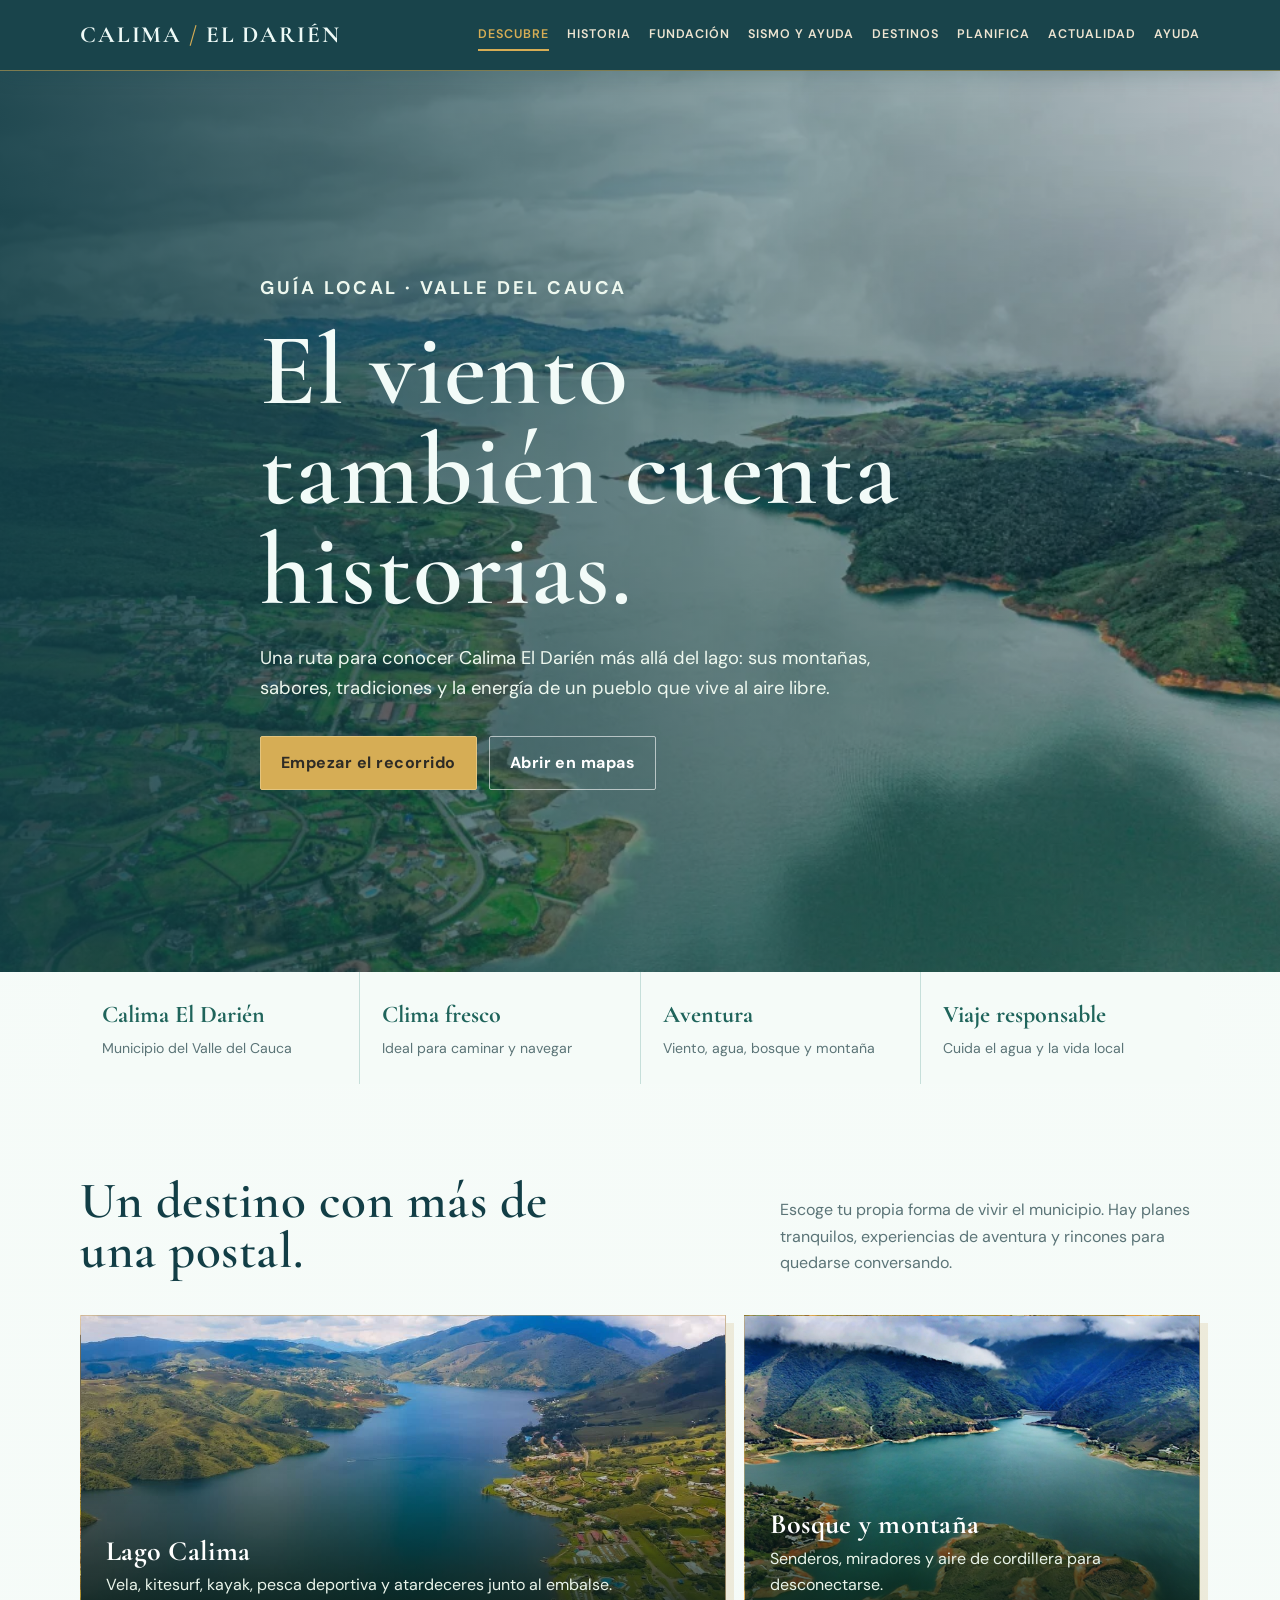
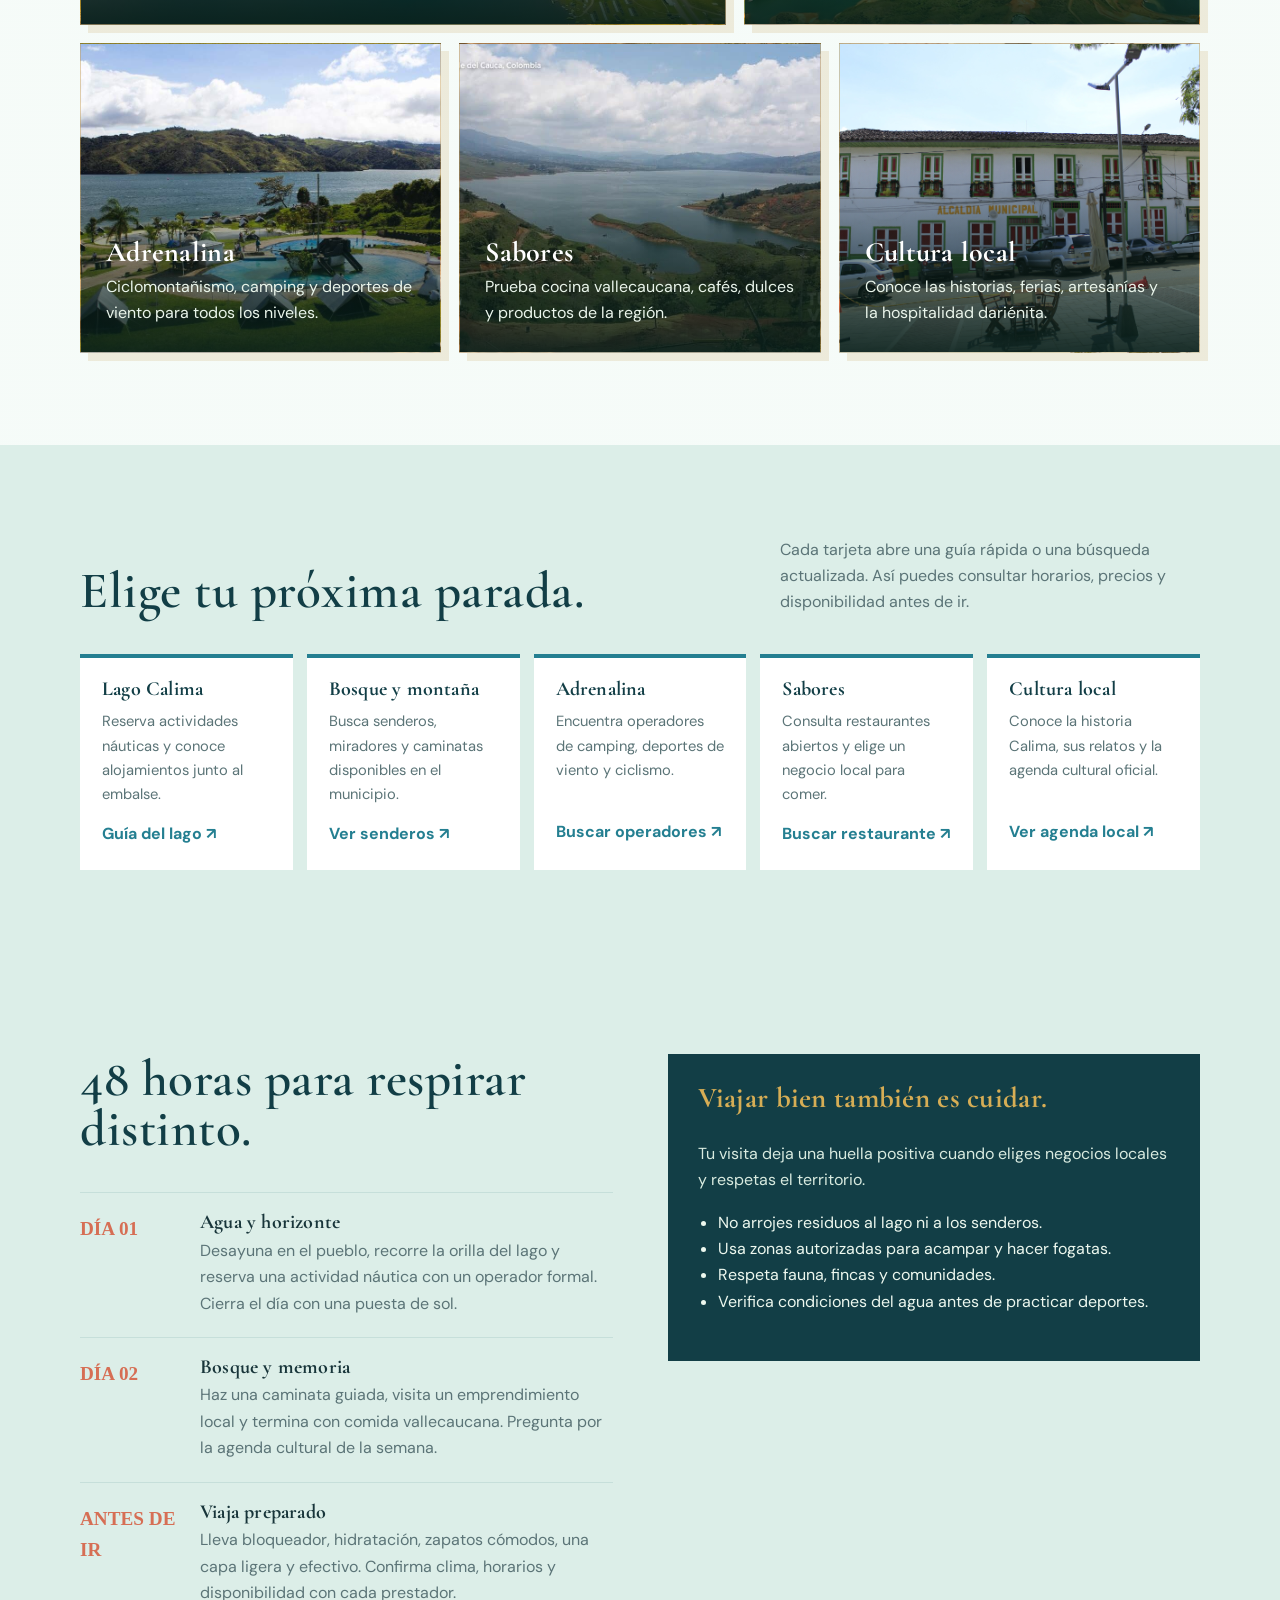
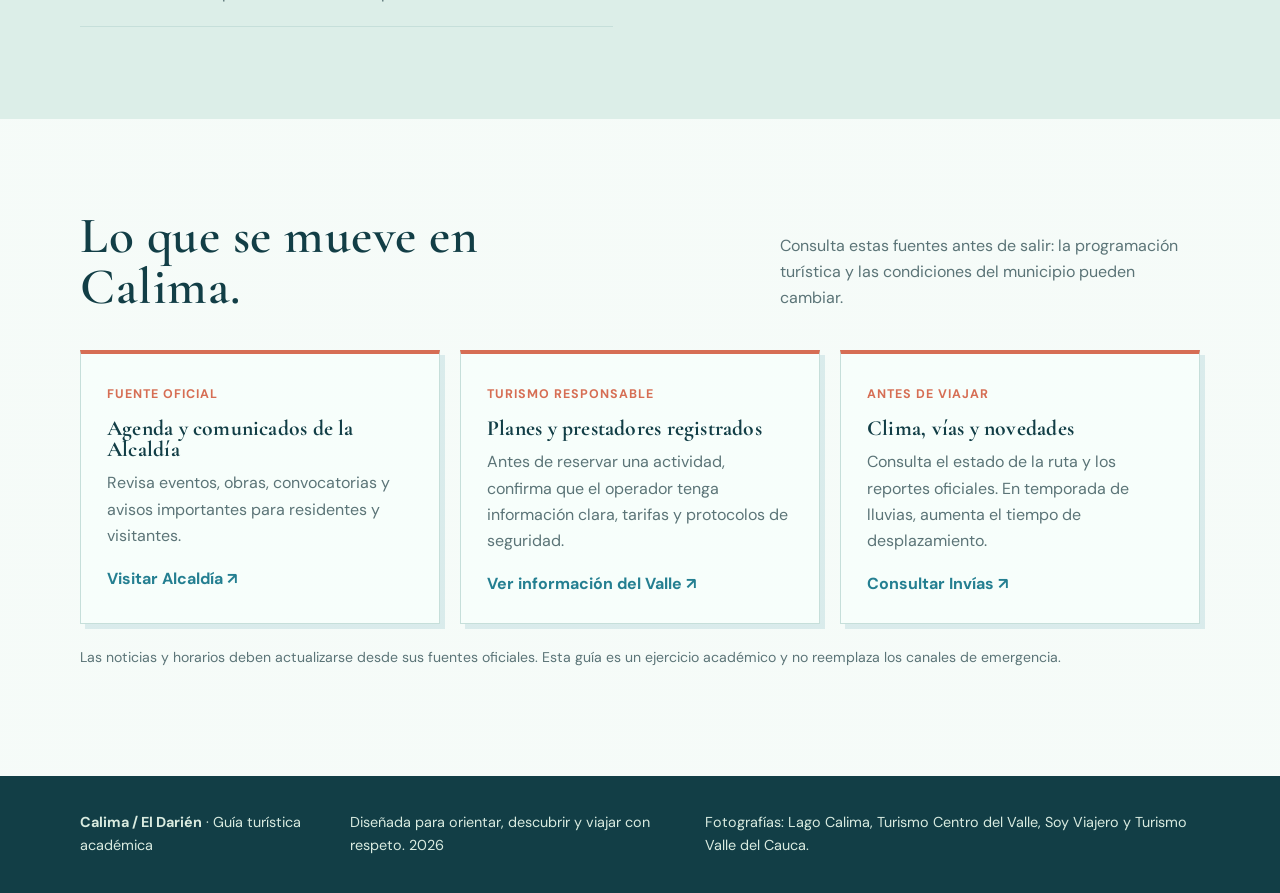
<file: index.html>
<!DOCTYPE html>
<html lang="es">
<head>
	<meta charset="UTF-8">
	<meta name="viewport" content="width=device-width, initial-scale=1.0">
	<meta name="description" content="Guía turística de Calima El Darién: naturaleza, cultura, aventura, gastronomía y contactos útiles.">
	<meta name="viewport-version" content="calima-pages-2">
	<title>Calima El Darién | Guía para descubrirlo</title>
	<link rel="stylesheet" href="estilos-calima.css">
</head>
<body>
	<header class="topbar">
		<a class="brand" href="Turiscalima.html">CALIMA <span>/</span> EL DARIÉN</a>
		<nav aria-label="Navegación principal">
			<a class="active" href="#descubre">Descubre</a>
			<a href="historia-calima.html">Historia</a>
			<a href="historia-calima.html#fundacion">Fundación</a>
			<a href="ayuda-calima.html">Sismo y ayuda</a>
			<a href="#destinos">Destinos</a>
			<a href="#plan">Planifica</a>
			<a href="#actualidad">Actualidad</a>
			<a href="ayuda-calima.html#emergencias">Ayuda</a>
		</nav>
	</header>

	<main>
		<section class="hero" id="inicio">
			<div class="container hero-content">
				<p class="eyebrow">Guía local · Valle del Cauca</p>
				<h1>El viento también cuenta historias.</h1>
				<p>Una ruta para conocer Calima El Darién más allá del lago: sus montañas, sabores, tradiciones y la energía de un pueblo que vive al aire libre.</p>
				<a class="button" href="#descubre">Empezar el recorrido</a>
				<a class="button secondary" href="https://www.google.com/maps/search/Calima+El+Dari%C3%A9n" target="_blank" rel="noopener">Abrir en mapas</a>
			</div>
		</section>

		<div class="quickfacts container" aria-label="Datos rápidos de Calima">
			<div class="fact"><strong>Calima El Darién</strong><span>Municipio del Valle del Cauca</span></div>
			<div class="fact"><strong>Clima fresco</strong><span>Ideal para caminar y navegar</span></div>
			<div class="fact"><strong>Aventura</strong><span>Viento, agua, bosque y montaña</span></div>
			<div class="fact"><strong>Viaje responsable</strong><span>Cuida el agua y la vida local</span></div>
		</div>

		<section id="descubre">
			<div class="container">
				<div class="section-heading">
					<h2>Un destino con más de una postal.</h2>
					<p>Escoge tu propia forma de vivir el municipio. Hay planes tranquilos, experiencias de aventura y rincones para quedarse conversando.</p>
				</div>
				<div class="themes">
					<a class="theme" href="#lago"><div class="theme-content"><h3>Lago Calima</h3><p>Vela, kitesurf, kayak, pesca deportiva y atardeceres junto al embalse.</p></div></a>
					<a class="theme" href="#bosque"><div class="theme-content"><h3>Bosque y montaña</h3><p>Senderos, miradores y aire de cordillera para desconectarse.</p></div></a>
					<a class="theme" href="#aventura"><div class="theme-content"><h3>Adrenalina</h3><p>Ciclomontañismo, camping y deportes de viento para todos los niveles.</p></div></a>
					<a class="theme" href="#sabores"><div class="theme-content"><h3>Sabores</h3><p>Prueba cocina vallecaucana, cafés, dulces y productos de la región.</p></div></a>
					<a class="theme" href="#cultura"><div class="theme-content"><h3>Cultura local</h3><p>Conoce las historias, ferias, artesanías y la hospitalidad dariénita.</p></div></a>
				</div>
			</div>
		</section>

		<section class="sand-section" id="destinos">
			<div class="container">
				<div class="section-heading">
					<h2>Elige tu próxima parada.</h2>
					<p>Cada tarjeta abre una guía rápida o una búsqueda actualizada. Así puedes consultar horarios, precios y disponibilidad antes de ir.</p>
				</div>
				<div class="destination-grid">
					<article class="destination" id="lago"><h3>Lago Calima</h3><p>Reserva actividades náuticas y conoce alojamientos junto al embalse.</p><a class="text-link" href="https://lagocalima.com.co/" target="_blank" rel="noopener">Guía del lago ↗</a></article>
					<article class="destination" id="bosque"><h3>Bosque y montaña</h3><p>Busca senderos, miradores y caminatas disponibles en el municipio.</p><a class="text-link" href="https://www.google.com/maps/search/senderos+en+Calima+El+Dari%C3%A9n" target="_blank" rel="noopener">Ver senderos ↗</a></article>
					<article class="destination" id="aventura"><h3>Adrenalina</h3><p>Encuentra operadores de camping, deportes de viento y ciclismo.</p><a class="text-link" href="https://www.google.com/maps/search/aventura+turismo+Lago+Calima" target="_blank" rel="noopener">Buscar operadores ↗</a></article>
					<article class="destination" id="sabores"><h3>Sabores</h3><p>Consulta restaurantes abiertos y elige un negocio local para comer.</p><a class="text-link" href="https://www.google.com/maps/search/restaurantes+en+Calima+El+Dari%C3%A9n" target="_blank" rel="noopener">Buscar restaurante ↗</a></article>
					<article class="destination" id="cultura"><h3>Cultura local</h3><p>Conoce la historia Calima, sus relatos y la agenda cultural oficial.</p><a class="text-link" href="https://www.calimaeldarien-valle.gov.co/" target="_blank" rel="noopener">Ver agenda local ↗</a></article>
				</div>
			</div>
		</section>

		<section class="sand-section" id="plan">
			<div class="container split">
				<div>
					<div class="section-heading"><h2>48 horas para respirar distinto.</h2></div>
					<div class="itinerary">
						<div class="day"><div class="day-number">DÍA 01</div><div><h3>Agua y horizonte</h3><p>Desayuna en el pueblo, recorre la orilla del lago y reserva una actividad náutica con un operador formal. Cierra el día con una puesta de sol.</p></div></div>
						<div class="day"><div class="day-number">DÍA 02</div><div><h3>Bosque y memoria</h3><p>Haz una caminata guiada, visita un emprendimiento local y termina con comida vallecaucana. Pregunta por la agenda cultural de la semana.</p></div></div>
						<div class="day"><div class="day-number">ANTES DE IR</div><div><h3>Viaja preparado</h3><p>Lleva bloqueador, hidratación, zapatos cómodos, una capa ligera y efectivo. Confirma clima, horarios y disponibilidad con cada prestador.</p></div></div>
					</div>
				</div>
				<aside class="callout">
					<h3>Viajar bien también es cuidar.</h3>
					<p>Tu visita deja una huella positiva cuando eliges negocios locales y respetas el territorio.</p>
					<ul><li>No arrojes residuos al lago ni a los senderos.</li><li>Usa zonas autorizadas para acampar y hacer fogatas.</li><li>Respeta fauna, fincas y comunidades.</li><li>Verifica condiciones del agua antes de practicar deportes.</li></ul>
				</aside>
			</div>
		</section>

		<section id="actualidad">
			<div class="container">
				<div class="section-heading">
					<h2>Lo que se mueve en Calima.</h2>
					<p>Consulta estas fuentes antes de salir: la programación turística y las condiciones del municipio pueden cambiar.</p>
				</div>
				<div class="news-grid">
					<article class="news-card"><time>Fuente oficial</time><h3>Agenda y comunicados de la Alcaldía</h3><p>Revisa eventos, obras, convocatorias y avisos importantes para residentes y visitantes.</p><a class="text-link" href="https://www.calimaeldarien-valle.gov.co/" target="_blank" rel="noopener">Visitar Alcaldía ↗</a></article>
					<article class="news-card"><time>Turismo responsable</time><h3>Planes y prestadores registrados</h3><p>Antes de reservar una actividad, confirma que el operador tenga información clara, tarifas y protocolos de seguridad.</p><a class="text-link" href="https://www.valledelcauca.gov.co/" target="_blank" rel="noopener">Ver información del Valle ↗</a></article>
					<article class="news-card"><time>Antes de viajar</time><h3>Clima, vías y novedades</h3><p>Consulta el estado de la ruta y los reportes oficiales. En temporada de lluvias, aumenta el tiempo de desplazamiento.</p><a class="text-link" href="https://www.invias.gov.co/" target="_blank" rel="noopener">Consultar Invías ↗</a></article>
				</div>
				<p class="source-note">Las noticias y horarios deben actualizarse desde sus fuentes oficiales. Esta guía es un ejercicio académico y no reemplaza los canales de emergencia.</p>
			</div>
		</section>

	</main>

	<footer>
		<div class="container"><p><strong>Calima / El Darién</strong> · Guía turística académica</p><p>Diseñada para orientar, descubrir y viajar con respeto. <span id="year"></span></p><p>Fotografías: Lago Calima, Turismo Centro del Valle, Soy Viajero y Turismo Valle del Cauca.</p></div>
	</footer>
	<script src="calima.js"></script>
</body>
</html>
</file>
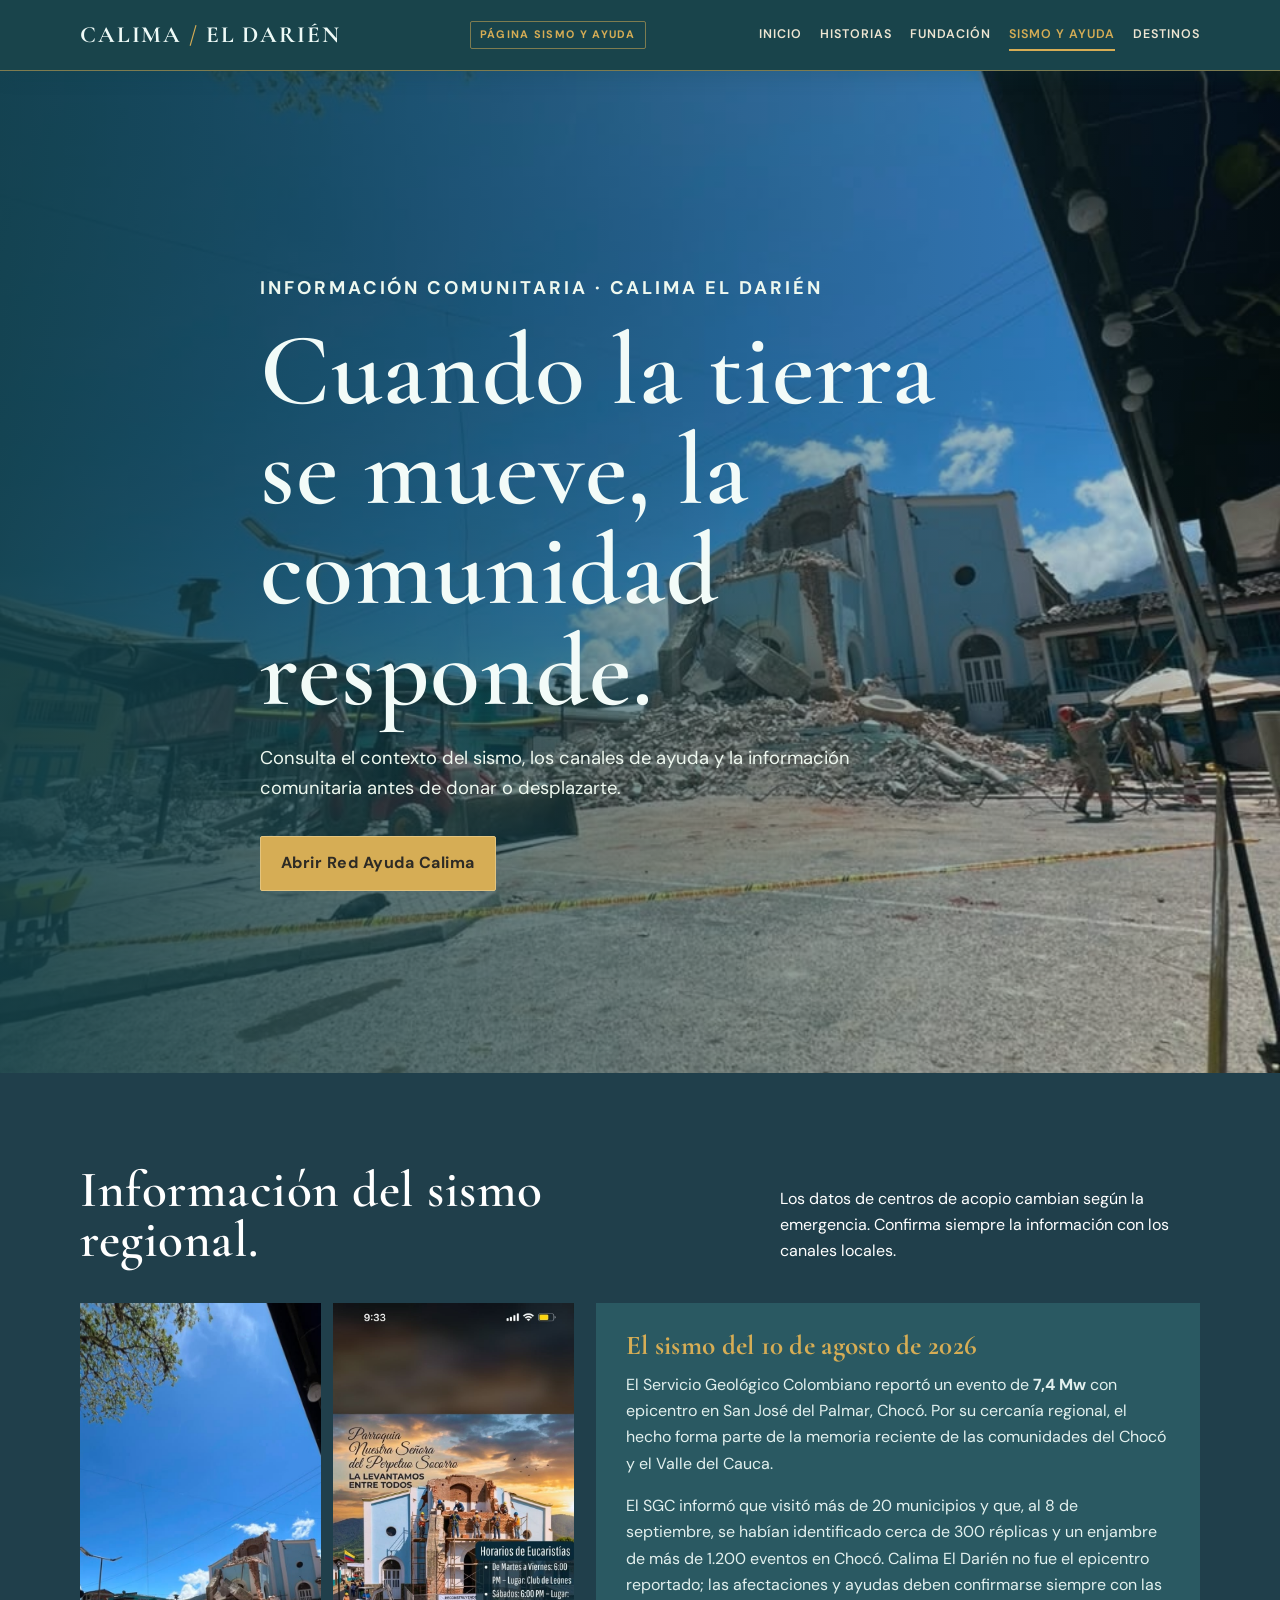
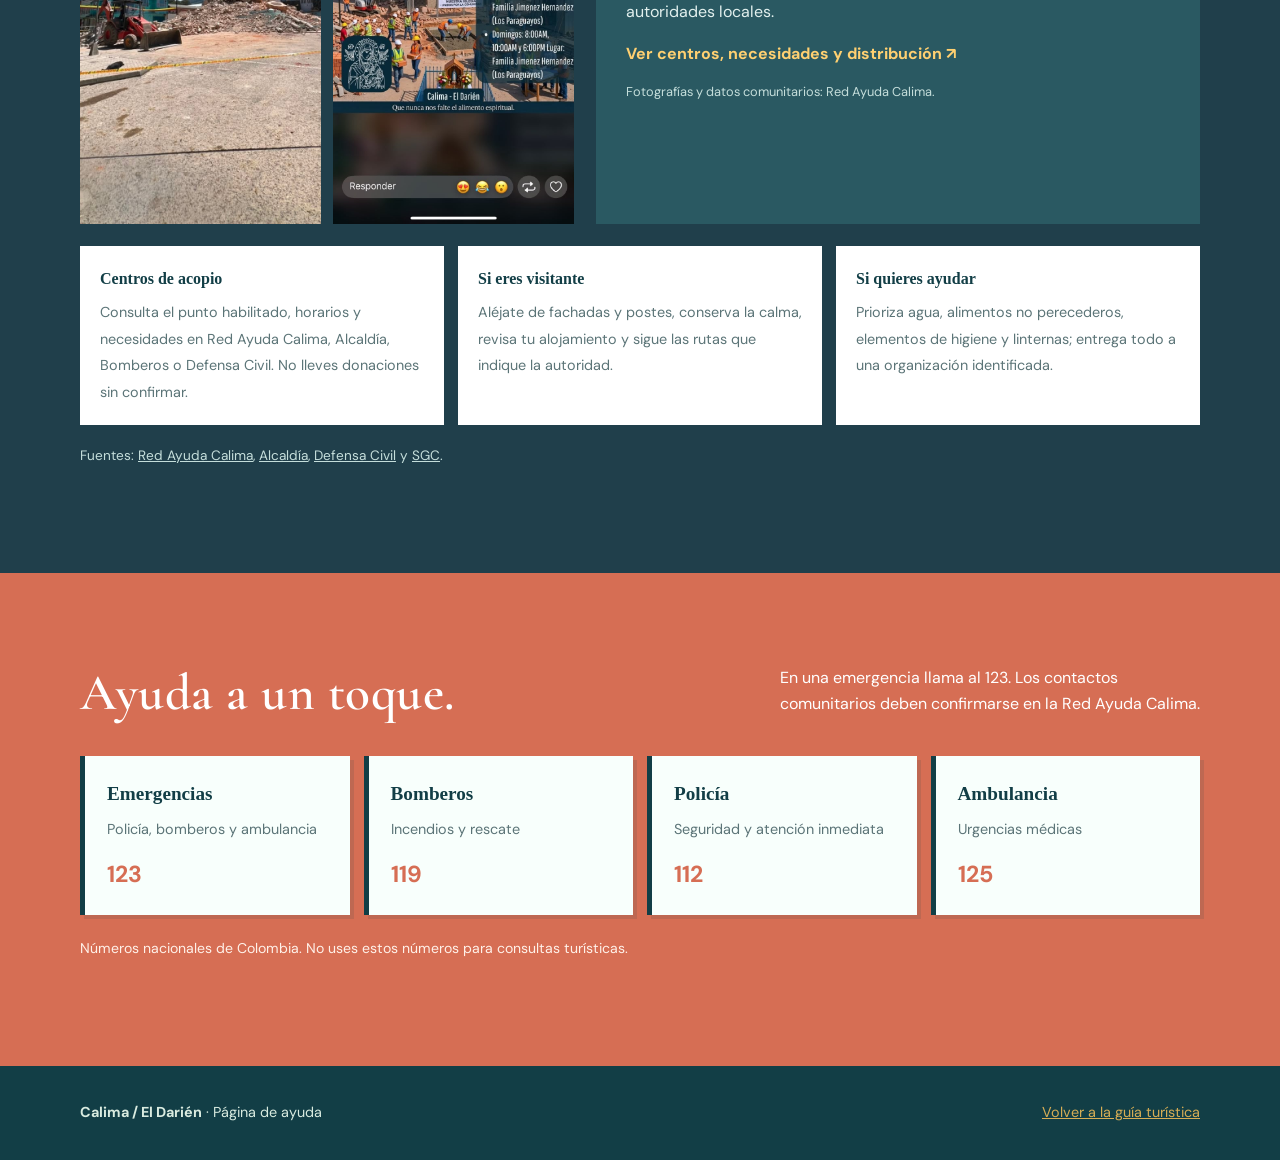
<file: ayuda-calima.html>
<!DOCTYPE html>
<html lang="es">
<head>
    <meta charset="UTF-8">
    <meta name="viewport" content="width=device-width, initial-scale=1.0">
    <meta name="description" content="Información del sismo, centros de acopio y contactos de ayuda para Calima El Darién.">
    <title>Sismo y ayuda | Calima El Darién</title>
    <link rel="stylesheet" href="estilos-calima.css">
</head>
<body>
    <header class="topbar">
        <a class="brand" href="Turiscalima.html">CALIMA <span>/</span> EL DARIÉN</a><span class="page-label">PÁGINA SISMO Y AYUDA</span>
        <nav aria-label="Navegación principal">
            <a href="Turiscalima.html">Inicio</a>
            <a href="historia-calima.html">Historias</a>
            <a href="historia-calima.html#fundacion">Fundación</a>
            <a class="active" href="ayuda-calima.html">Sismo y ayuda</a>
            <a href="Turiscalima.html#destinos">Destinos</a>
        </nav>
    </header>
    <main>
        <section class="hero help-hero" style="min-height: 480px;">
            <div class="container hero-content">
                <p class="eyebrow">Información comunitaria · Calima El Darién</p>
                <h1>Cuando la tierra se mueve, la comunidad responde.</h1>
                <p>Consulta el contexto del sismo, los canales de ayuda y la información comunitaria antes de donar o desplazarte.</p>
                <a class="button" href="https://sweet-garden.my.canva.site/redayudacalima/" target="_blank" rel="noopener">Abrir Red Ayuda Calima</a>
            </div>
        </section>
        <section class="earthquake" id="sismo">
            <div class="container">
                <div class="section-heading">
                    <h2>Información del sismo regional.</h2>
                    <p>Los datos de centros de acopio cambian según la emergencia. Confirma siempre la información con los canales locales.</p>
                </div>
                <div class="earthquake-layout">
                    <div class="earthquake-gallery">
                        <img class="earthquake-photo" src="img/sismo-calima-danos.jpg" alt="Daños en una edificación de Calima El Darién después del sismo">
                        <img class="earthquake-photo" src="img/sismo-calima-reconstruccion.jpg" alt="Comunidad reconstruyendo la iglesia de Calima El Darién">
                    </div>
                    <article class="earthquake-copy">
                        <h3>El sismo del 10 de agosto de 2026</h3>
                        <p>El Servicio Geológico Colombiano reportó un evento de <strong>7,4 Mw</strong> con epicentro en San José del Palmar, Chocó. Por su cercanía regional, el hecho forma parte de la memoria reciente de las comunidades del Chocó y el Valle del Cauca.</p>
                        <p>El SGC informó que visitó más de 20 municipios y que, al 8 de septiembre, se habían identificado cerca de 300 réplicas y un enjambre de más de 1.200 eventos en Chocó. Calima El Darién no fue el epicentro reportado; las afectaciones y ayudas deben confirmarse siempre con las autoridades locales.</p>
                        <a class="text-link" href="https://sweet-garden.my.canva.site/redayudacalima/" target="_blank" rel="noopener">Ver centros, necesidades y distribución ↗</a>
                        <span class="earthquake-source">Fotografías y datos comunitarios: Red Ayuda Calima.</span>
                    </article>
                </div>
                <div class="aid-grid">
                    <div class="aid-card"><strong>Centros de acopio</strong><span>Consulta el punto habilitado, horarios y necesidades en Red Ayuda Calima, Alcaldía, Bomberos o Defensa Civil. No lleves donaciones sin confirmar.</span></div>
                    <div class="aid-card"><strong>Si eres visitante</strong><span>Aléjate de fachadas y postes, conserva la calma, revisa tu alojamiento y sigue las rutas que indique la autoridad.</span></div>
                    <div class="aid-card"><strong>Si quieres ayudar</strong><span>Prioriza agua, alimentos no perecederos, elementos de higiene y linternas; entrega todo a una organización identificada.</span></div>
                </div>
                <p class="fact-note">Fuentes: <a href="https://sweet-garden.my.canva.site/redayudacalima/" target="_blank" rel="noopener">Red Ayuda Calima</a>, <a href="https://www.calimaeldarien-valle.gov.co/" target="_blank" rel="noopener">Alcaldía</a>, <a href="https://www.defensacivil.gov.co/" target="_blank" rel="noopener">Defensa Civil</a> y <a href="https://www.sgc.gov.co/sismos" target="_blank" rel="noopener">SGC</a>.</p>
            </div>
        </section>
        <section class="emergency" id="emergencias">
            <div class="container">
                <div class="section-heading"><h2>Ayuda a un toque.</h2><p>En una emergencia llama al 123. Los contactos comunitarios deben confirmarse en la Red Ayuda Calima.</p></div>
                <div class="contacts">
                    <a class="contact" href="tel:123"><strong>Emergencias</strong><span>Policía, bomberos y ambulancia</span><b>123</b></a>
                    <a class="contact" href="tel:119"><strong>Bomberos</strong><span>Incendios y rescate</span><b>119</b></a>
                    <a class="contact" href="tel:112"><strong>Policía</strong><span>Seguridad y atención inmediata</span><b>112</b></a>
                    <a class="contact" href="tel:125"><strong>Ambulancia</strong><span>Urgencias médicas</span><b>125</b></a>
                </div>
                <p class="source-note" style="color:#fff1e9">Números nacionales de Colombia. No uses estos números para consultas turísticas.</p>
            </div>
        </section>
    </main>
    <footer><div class="container"><p><strong>Calima / El Darién</strong> · Página de ayuda</p><p><a href="Turiscalima.html">Volver a la guía turística</a></p></div></footer>
    <script src="calima.js"></script>
</body>
</html>
</file>
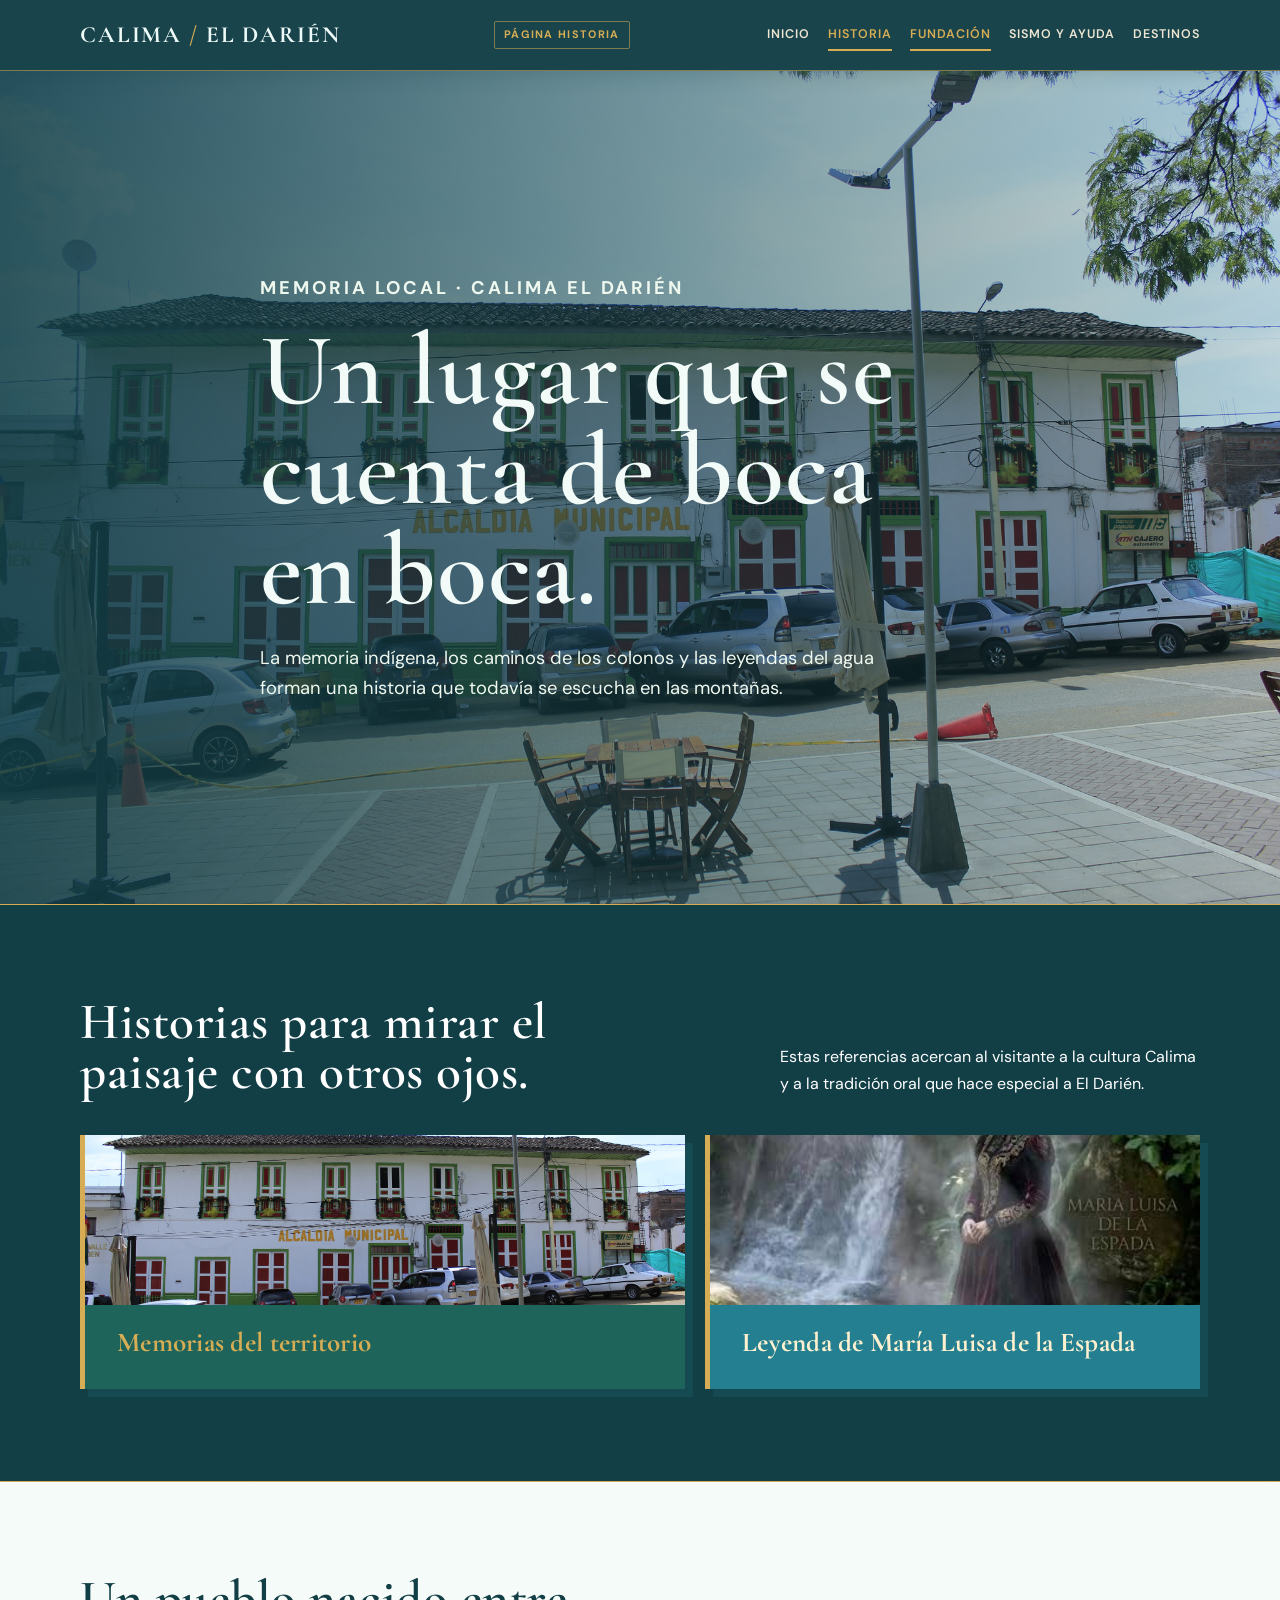
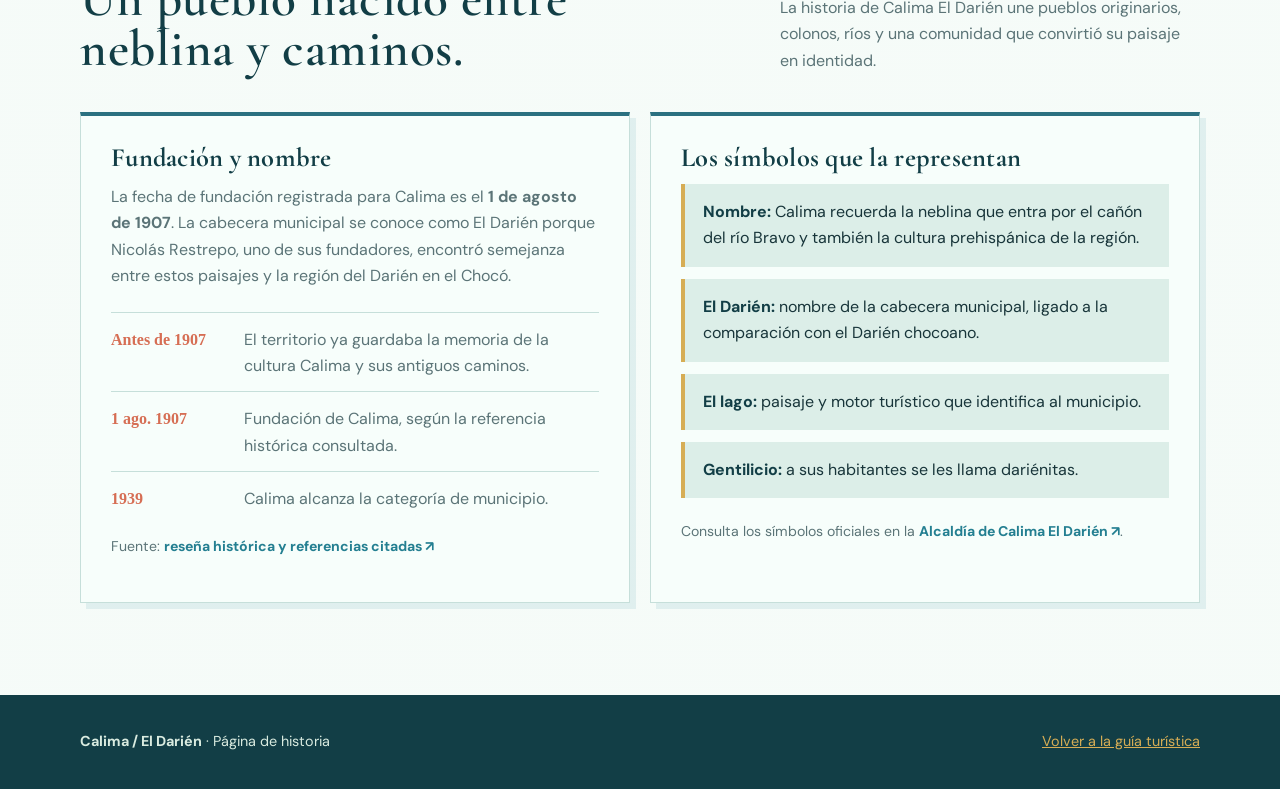
<file: historia-calima.html>
<!DOCTYPE html>
<html lang="es">
<head>
    <meta charset="UTF-8">
    <meta name="viewport" content="width=device-width, initial-scale=1.0">
    <meta name="description" content="Historia, fundación, símbolos y leyendas de Calima El Darién.">
    <title>Historia | Calima El Darién</title>
    <link rel="stylesheet" href="estilos-calima.css">
</head>
<body>
    <header class="topbar">
        <a class="brand" href="Turiscalima.html">CALIMA <span>/</span> EL DARIÉN</a><span class="page-label">PÁGINA HISTORIA</span>
        <nav aria-label="Navegación principal">
            <a href="Turiscalima.html">Inicio</a>
            <a class="active" href="historia-calima.html">Historia</a>
            <a class="active" href="historia-calima.html#fundacion">Fundación</a>
            <a href="ayuda-calima.html">Sismo y ayuda</a>
            <a href="Turiscalima.html#destinos">Destinos</a>
        </nav>
    </header>
    <main>
        <section class="hero history-hero" style="min-height: 480px;">
            <div class="container hero-content">
                <p class="eyebrow">Memoria local · Calima El Darién</p>
                <h1>Un lugar que se cuenta de boca en boca.</h1>
                <p>La memoria indígena, los caminos de los colonos y las leyendas del agua forman una historia que todavía se escucha en las montañas.</p>
            </div>
        </section>
        <section class="history" id="historias">
            <div class="container">
                <div class="section-heading">
                    <h2>Historias para mirar el paisaje con otros ojos.</h2>
                    <p>Estas referencias acercan al visitante a la cultura Calima y a la tradición oral que hace especial a El Darién.</p>
                </div>
                <div class="story-grid">
                    <article class="story">
                        <a class="story-link" href="https://enciclopedia.banrepcultural.org/index.php/Calima" target="_blank" rel="noopener">
                            <img class="story-image" src="img/pueblo-calima.jpg" alt="Paisaje urbano y rural de Calima El Darién">
                            <h3>Memorias del territorio</h3>
                        </a>
                    </article>
                    <article class="story legend">
                        <a class="story-link" href="https://www.tiktok.com/@ecos.del.calima7/video/7618805656874798356" target="_blank" rel="noopener">
                            <img class="story-image" src="img/maria - luisa.jpg" alt="María Luisa de la Espada junto a una cascada">
                            <h3>Leyenda de María Luisa de la Espada</h3>
                        </a>
                    </article>
                </div>
            </div>
        </section>
        <section id="fundacion">
            <div class="container">
                <div class="section-heading">
                    <h2>Un pueblo nacido entre neblina y caminos.</h2>
                    <p>La historia de Calima El Darién une pueblos originarios, colonos, ríos y una comunidad que convirtió su paisaje en identidad.</p>
                </div>
                <div class="foundation-grid">
                    <article class="foundation-card">
                        <h3>Fundación y nombre</h3>
                        <p>La fecha de fundación registrada para Calima es el <strong>1 de agosto de 1907</strong>. La cabecera municipal se conoce como El Darién porque Nicolás Restrepo, uno de sus fundadores, encontró semejanza entre estos paisajes y la región del Darién en el Chocó.</p>
                        <div class="timeline">
                            <div class="timeline-item"><strong>Antes de 1907</strong><span>El territorio ya guardaba la memoria de la cultura Calima y sus antiguos caminos.</span></div>
                            <div class="timeline-item"><strong>1 ago. 1907</strong><span>Fundación de Calima, según la referencia histórica consultada.</span></div>
                            <div class="timeline-item"><strong>1939</strong><span>Calima alcanza la categoría de municipio.</span></div>
                        </div>
                        <p class="source-note">Fuente: <a class="text-link" href="https://es.wikipedia.org/wiki/Calima_(Valle_del_Cauca)" target="_blank" rel="noopener">reseña histórica y referencias citadas ↗</a></p>
                    </article>
                    <article class="foundation-card">
                        <h3>Los símbolos que la representan</h3>
                        <ul class="symbol-list">
                            <li><strong>Nombre:</strong> Calima recuerda la neblina que entra por el cañón del río Bravo y también la cultura prehispánica de la región.</li>
                            <li><strong>El Darién:</strong> nombre de la cabecera municipal, ligado a la comparación con el Darién chocoano.</li>
                            <li><strong>El lago:</strong> paisaje y motor turístico que identifica al municipio.</li>
                            <li><strong>Gentilicio:</strong> a sus habitantes se les llama dariénitas.</li>
                        </ul>
                        <p class="source-note">Consulta los símbolos oficiales en la <a class="text-link" href="https://www.calimaeldarien-valle.gov.co/" target="_blank" rel="noopener">Alcaldía de Calima El Darién ↗</a>.</p>
                    </article>
                </div>
            </div>
        </section>
    </main>
    <footer><div class="container"><p><strong>Calima / El Darién</strong> · Página de historia</p><p><a href="Turiscalima.html">Volver a la guía turística</a></p></div></footer>
    <script src="calima.js"></script>
</body>
</html>
</file>
<file: estilos-calima.css>
@import url('https://fonts.googleapis.com/css2?family=Cormorant+Garamond:wght@500;600;700&family=DM+Sans:wght@400;500;600;700&display=swap');

:root {
    --forest: #123e46;
    --pine: #1f645b;
    --lake: #247f91;
    --sun: #d6ad55;
    --coral: #d66e54;
    --sand: #dceee8;
    --paper: #f5fbf8;
    --ink: #18353a;
    --muted: #5b7477;
    --line: #c6dfda;
    --terracotta: #2b7180;
}

* { box-sizing: border-box; }
html { scroll-behavior: smooth; }
body { margin: 0; color: var(--ink); background: linear-gradient(rgba(245, 251, 248, .95), rgba(245, 251, 248, .95)), repeating-linear-gradient(0deg, transparent 0 5px, rgba(36, 127, 145, .025) 5px 6px); font-family: "DM Sans", sans-serif; line-height: 1.65; }
h1, h2, h3, p { margin-top: 0; }
h1, h2, h3 { font-family: "Cormorant Garamond", Georgia, serif; line-height: .98; letter-spacing: .01em; }
a { color: inherit; }
.container { width: min(1120px, calc(100% - 40px)); margin: 0 auto; }

.topbar { position: sticky; top: 0; z-index: 5; display: flex; align-items: center; justify-content: space-between; gap: 20px; padding: 16px max(20px, calc((100% - 1120px) / 2)); color: #eefaf7; background: rgba(18, 62, 70, .97); border-bottom: 1px solid #d6ad5588; box-shadow: 0 5px 18px rgba(18, 62, 70, .18); }
.brand { font-family: "Cormorant Garamond", Georgia, serif; font-size: 1.45rem; font-weight: 700; letter-spacing: .08em; text-decoration: none; }
.brand span { color: var(--sun); }
nav { display: flex; flex-wrap: wrap; justify-content: flex-end; gap: 5px 18px; }
nav a { padding: 5px 0; color: #eee5d2; font-size: .78rem; font-weight: 600; letter-spacing: .08em; text-decoration: none; text-transform: uppercase; border-bottom: 2px solid transparent; }
nav a:hover, nav a:focus-visible { color: var(--sun); border-color: var(--sun); }
.page-label { display: inline-block; margin-left: 16px; padding: 4px 9px; color: var(--sun); font-size: .68rem; font-weight: 700; letter-spacing: .12em; border: 1px solid #d6ad5588; border-radius: 2px; }
nav a.active { color: var(--sun); border-bottom-color: var(--sun); }

.hero { min-height: 670px; display: grid; align-items: end; color: #f2fbf8; background: linear-gradient(90deg, rgba(18, 62, 70, .9), rgba(18, 62, 70, .18)), url("img/hero-lago-calima.jpg") center/cover; }
.hero.history-hero { background-image: linear-gradient(90deg, rgba(18, 62, 70, .88), rgba(18, 62, 70, .2)), url("img/pueblo-calima.jpg"); }
.hero.help-hero { background-image: linear-gradient(90deg, rgba(18, 62, 70, .9), rgba(18, 62, 70, .2)), url("img/sismo-calima-danos.jpg"); }
.hero-content { max-width: 760px; padding: 110px 0 90px; }
.eyebrow { margin-bottom: 16px; color: var(--sun); font-size: .8rem; font-weight: bold; letter-spacing: .16em; text-transform: uppercase; }
.hero h1 { max-width: 720px; margin-bottom: 22px; font-size: clamp(3.6rem, 8vw, 7.2rem); font-weight: 600; }
.hero p { max-width: 620px; color: #eef8ef; font-size: 1.15rem; }
.button { display: inline-block; margin-top: 14px; padding: 13px 20px; color: #2e2b25; font-weight: 700; letter-spacing: .03em; text-decoration: none; background: var(--sun); border: 1px solid #e3c47f; border-radius: 2px; }
.button:hover { background: #ffc260; }
.button.secondary { margin-left: 8px; color: white; background: transparent; border: 1px solid #ffffff99; }
.quickfacts { display: grid; grid-template-columns: repeat(4, 1fr); gap: 1px; background: var(--line); }
.fact { padding: 23px 22px; background: var(--paper); }
.fact strong { display: block; color: var(--pine); font-family: "Cormorant Garamond", Georgia, serif; font-size: 1.5rem; }
.fact span { color: var(--muted); font-size: .88rem; }
section { padding: 92px 0; }
.section-heading { display: flex; align-items: end; justify-content: space-between; gap: 28px; margin-bottom: 38px; }
.section-heading h2 { max-width: 520px; margin-bottom: 0; font-size: clamp(2.3rem, 4vw, 4rem); font-weight: 600; color: var(--forest); }
.section-heading p { max-width: 420px; margin-bottom: 0; color: var(--muted); }
.sand-section { background: var(--sand); }

.themes { display: grid; grid-template-columns: repeat(12, 1fr); gap: 18px; }
.theme { min-height: 310px; position: relative; display: flex; align-items: end; overflow: hidden; padding: 25px; color: white; text-decoration: none; background: var(--pine) center/cover; border: 1px solid #c49a5277; box-shadow: 8px 8px 0 rgba(196, 154, 82, .18); }
.theme::after { content: ""; position: absolute; inset: 35% 0 0; background: linear-gradient(transparent, rgba(8, 31, 26, .9)); }
.theme-content { position: relative; z-index: 1; }
.theme h3 { margin-bottom: 7px; font-size: 1.75rem; }
.theme p { margin-bottom: 0; color: #eaf5eb; }
.theme:nth-child(1) { grid-column: span 7; background-image: url("img/lago-calima.jpg"); }
.theme:nth-child(2) { grid-column: span 5; background-image: url("img/paisaje-calima.jpg"); }
.theme:nth-child(3) { grid-column: span 4; background-image: url("img/aventura-calima.jpg"); }
.theme:nth-child(4) { grid-column: span 4; background-image: url("img/turismo-darien.jpg"); }
.theme:nth-child(5) { grid-column: span 4; background-image: url("img/pueblo-calima.jpg"); }

.history { color: #f6f0e3; background: var(--forest); border-top: 1px solid var(--sun); border-bottom: 1px solid var(--sun); }
.history .section-heading h2, .history .section-heading p { color: white; }
.story-grid { display: grid; grid-template-columns: 1.1fr .9fr; gap: 20px; }
.story { padding: 32px; background: #1f645b; border-left: 5px solid var(--sun); box-shadow: 8px 8px 0 rgba(36, 127, 145, .18); }
.story.legend { background: #247f91; border-left-color: #d6ad55; }
.story h3 { margin-bottom: 13px; color: var(--sun); font-size: 1.7rem; }
.story.legend h3 { color: #fff1cf; }
.story p { margin-bottom: 0; color: #e6f2e9; }
.story small { display: block; margin-bottom: 12px; color: #bfe0ca; font-weight: bold; letter-spacing: .08em; text-transform: uppercase; }
.story-image { width: 100%; height: 170px; display: block; margin: -32px -32px 25px; width: calc(100% + 64px); object-fit: cover; }
.story-link { display: block; color: inherit; text-decoration: none; }
.story-link h3 { margin-bottom: 0; }
.story-link:hover h3, .story-link:focus-visible h3 { color: var(--sun); }
.quote { margin: 28px 0 0; padding: 22px 26px; color: var(--forest); font-family: Georgia, serif; font-size: 1.35rem; font-style: italic; background: var(--sand); }

.destination-grid { display: grid; grid-template-columns: repeat(5, 1fr); gap: 14px; }
.destination { padding: 22px; color: var(--forest); background: white; border-top: 4px solid var(--lake); }
.destination h3 { margin-bottom: 10px; font-size: 1.25rem; }
.destination p { min-height: 95px; margin-bottom: 15px; color: var(--muted); font-size: .92rem; }

.foundation-grid { display: grid; grid-template-columns: 1fr 1fr; gap: 20px; }
.foundation-card { padding: 30px; background: rgba(248, 255, 252, .82); border: 1px solid var(--line); border-top: 4px solid var(--terracotta); box-shadow: 6px 6px 0 rgba(36, 127, 145, .1); }
.foundation-card h3 { margin-bottom: 12px; color: var(--forest); font-size: 1.65rem; }
.foundation-card p { color: var(--muted); }
.timeline { display: grid; gap: 12px; margin-top: 22px; }
.timeline-item { display: grid; grid-template-columns: 115px 1fr; gap: 18px; padding-top: 14px; border-top: 1px solid var(--line); }
.timeline-item strong { color: var(--coral); font-family: Georgia, serif; }
.timeline-item span { color: var(--muted); }
.symbol-list { display: grid; gap: 12px; margin: 0; padding: 0; list-style: none; }
.symbol-list li { padding: 15px 18px; color: var(--ink); background: var(--sand); border-left: 4px solid var(--sun); }
.symbol-list strong { color: var(--forest); }

.earthquake { color: white; background: #203f4b; }
.earthquake .section-heading h2, .earthquake .section-heading p { color: white; }
.earthquake-layout { display: grid; grid-template-columns: .9fr 1.1fr; gap: 22px; }
.earthquake-gallery { display: grid; grid-template-columns: 1fr 1fr; gap: 12px; }
.earthquake-photo { width: 100%; height: 100%; min-height: 330px; object-fit: cover; }
.earthquake-copy { padding: 30px; background: #2a5962; }
.earthquake-copy h3 { margin-bottom: 12px; color: var(--sun); font-size: 1.7rem; }
.earthquake-copy p { color: #e2f0ee; }
.earthquake-copy .text-link { color: #ffd071; }
.earthquake-source { display: block; margin-top: 14px; color: #c5dedb; font-size: .8rem; }
.aid-grid { display: grid; grid-template-columns: repeat(3, 1fr); gap: 14px; margin-top: 22px; }
.aid-card { padding: 20px; color: var(--ink); background: white; }
.aid-card strong { display: block; margin-bottom: 7px; color: var(--forest); font-family: Georgia, serif; }
.aid-card span { color: var(--muted); font-size: .9rem; }
.fact-note { margin-top: 20px; color: #c5dedb; font-size: .85rem; }

.split { display: grid; grid-template-columns: 1fr 1fr; gap: 55px; align-items: start; }
.itinerary { display: grid; gap: 0; border-top: 1px solid var(--line); }
.day { display: grid; grid-template-columns: 100px 1fr; gap: 20px; padding: 20px 0; border-bottom: 1px solid var(--line); }
.day-number { color: var(--coral); font-family: Georgia, serif; font-size: 1.2rem; font-weight: bold; }
.day h3 { margin-bottom: 5px; font-size: 1.25rem; }
.day p { margin-bottom: 0; color: var(--muted); }
.callout { padding: 30px; color: white; background: var(--forest); }
.callout h3 { color: var(--sun); font-size: 1.8rem; }
.callout p { color: #d9ebe0; }
.callout ul { padding-left: 20px; color: #edf8ef; }

.news-grid { display: grid; grid-template-columns: repeat(3, 1fr); gap: 20px; }
.news-card { padding: 26px; background: rgba(248, 255, 252, .88); border: 1px solid var(--line); border-top: 4px solid var(--coral); box-shadow: 5px 5px 0 rgba(36, 127, 145, .13); }
.news-card time { color: var(--coral); font-size: .78rem; font-weight: bold; letter-spacing: .08em; text-transform: uppercase; }
.news-card h3 { margin: 12px 0 10px; color: var(--forest); font-size: 1.35rem; }
.news-card p { color: var(--muted); }
.text-link { color: var(--lake); font-weight: bold; text-decoration: none; }
.text-link:hover { text-decoration: underline; }
.source-note { margin-top: 22px; color: var(--muted); font-size: .88rem; }
.emergency { color: white; background: var(--coral); }
.emergency .section-heading h2, .emergency .section-heading p { color: white; }
.contacts { display: grid; grid-template-columns: repeat(4, 1fr); gap: 14px; }
.contact { padding: 22px; color: var(--ink); background: #f8fffc; text-decoration: none; border-left: 5px solid var(--forest); box-shadow: 4px 4px 0 rgba(18, 62, 70, .12); }
.contact:hover { transform: translateY(-3px); }
.contact strong { display: block; margin-bottom: 7px; color: var(--forest); font-family: Georgia, serif; font-size: 1.2rem; }
.contact span { color: var(--muted); font-size: .9rem; }
.contact b { display: block; margin-top: 12px; color: var(--coral); font-size: 1.45rem; }
footer { padding: 35px 0; color: #d9ebe0; background: var(--forest); }
footer .container { display: flex; justify-content: space-between; gap: 20px; }
footer p { margin: 0; font-size: .9rem; }
footer a { color: var(--sun); }

@media (max-width: 800px) {
    .topbar { align-items: flex-start; flex-direction: column; gap: 8px; }
    nav { justify-content: flex-start; }
    .hero { min-height: 620px; }
    .quickfacts, .contacts { grid-template-columns: repeat(2, 1fr); }
    .themes, .news-grid, .split, .story-grid, .destination-grid, .foundation-grid, .earthquake-layout { grid-template-columns: 1fr; }
    .earthquake-gallery { grid-template-columns: 1fr 1fr; }
    .theme:nth-child(n) { grid-column: auto; min-height: 260px; }
    .section-heading { align-items: flex-start; flex-direction: column; }
}
@media (max-width: 500px) {
    .container { width: min(100% - 28px, 1120px); }
    section { padding: 65px 0; }
    .hero-content { padding: 90px 0 65px; }
    .hero h1 { font-size: 3.3rem; }
    .button.secondary { margin-left: 0; }
    .quickfacts, .contacts { grid-template-columns: 1fr; }
    .day { grid-template-columns: 1fr; gap: 5px; }
    .timeline-item { grid-template-columns: 1fr; gap: 4px; }
    .aid-grid { grid-template-columns: 1fr; }
    footer .container { flex-direction: column; }
}
</file>
